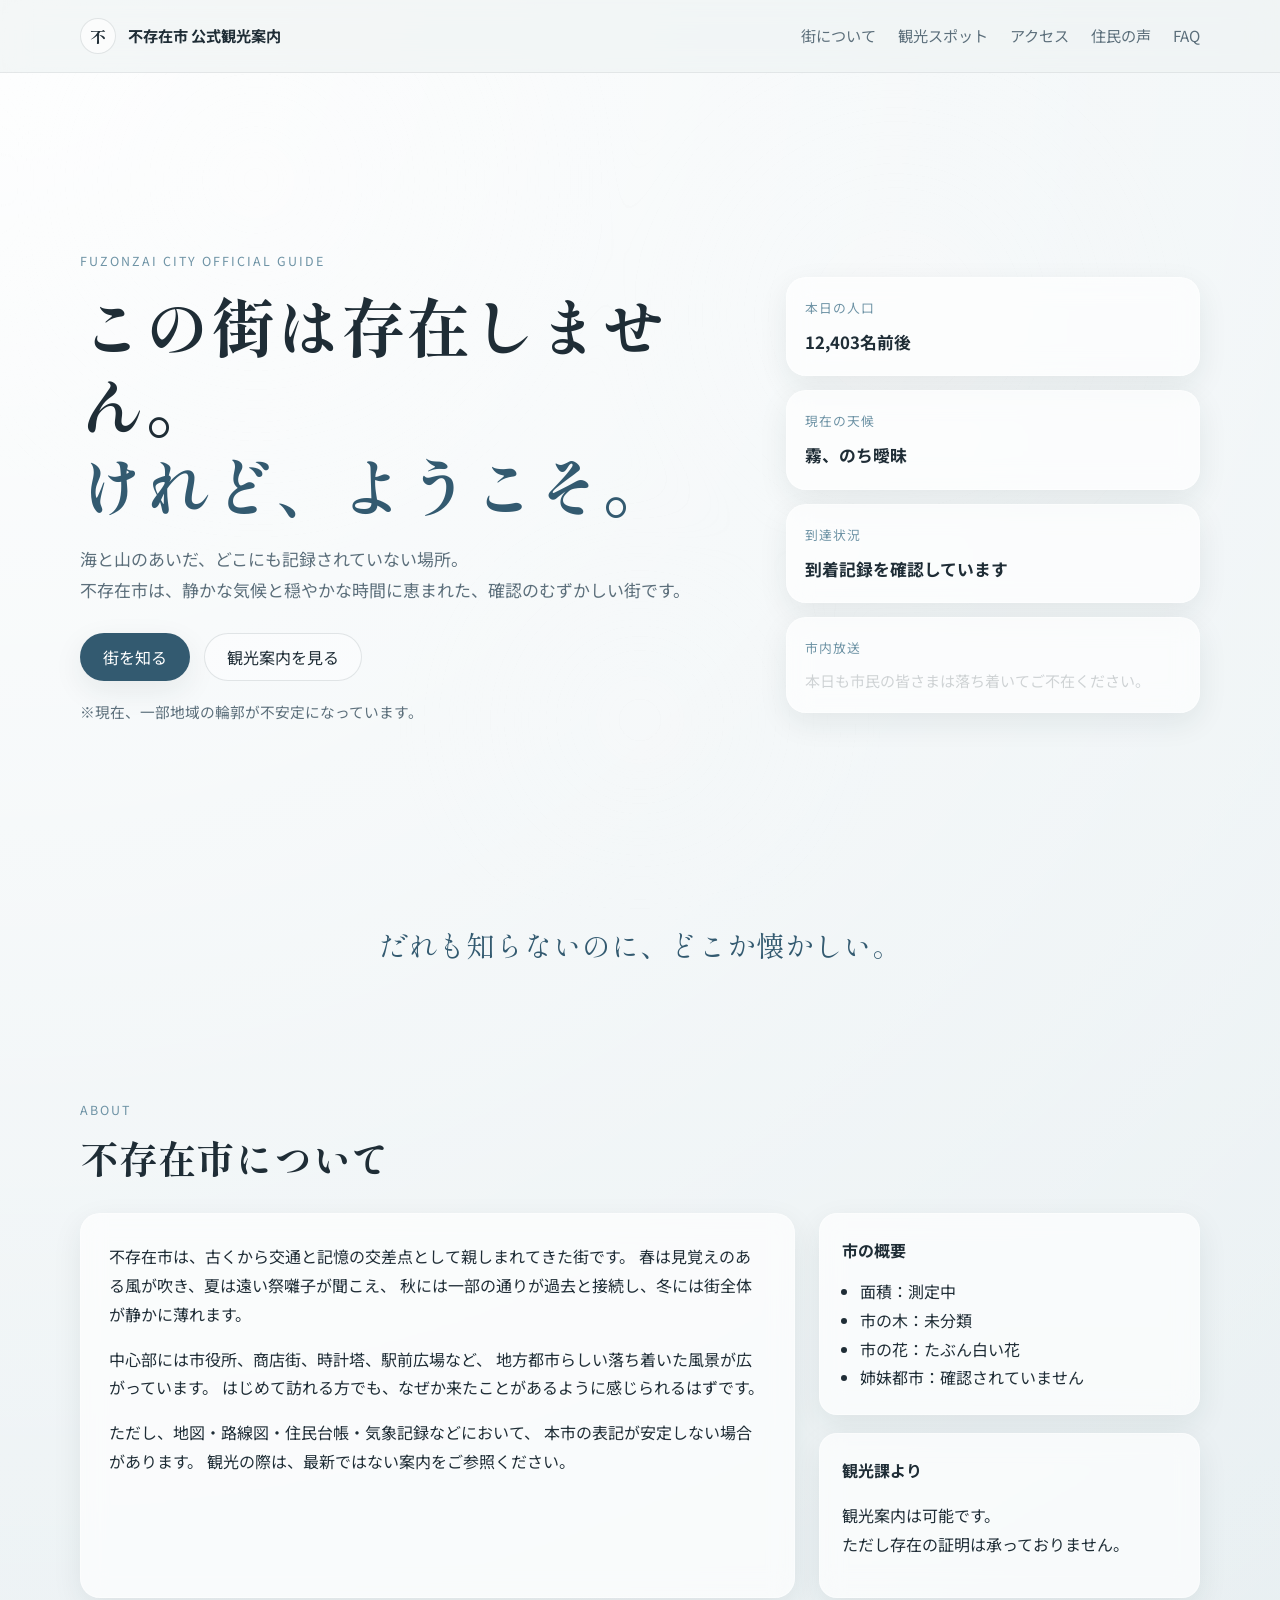
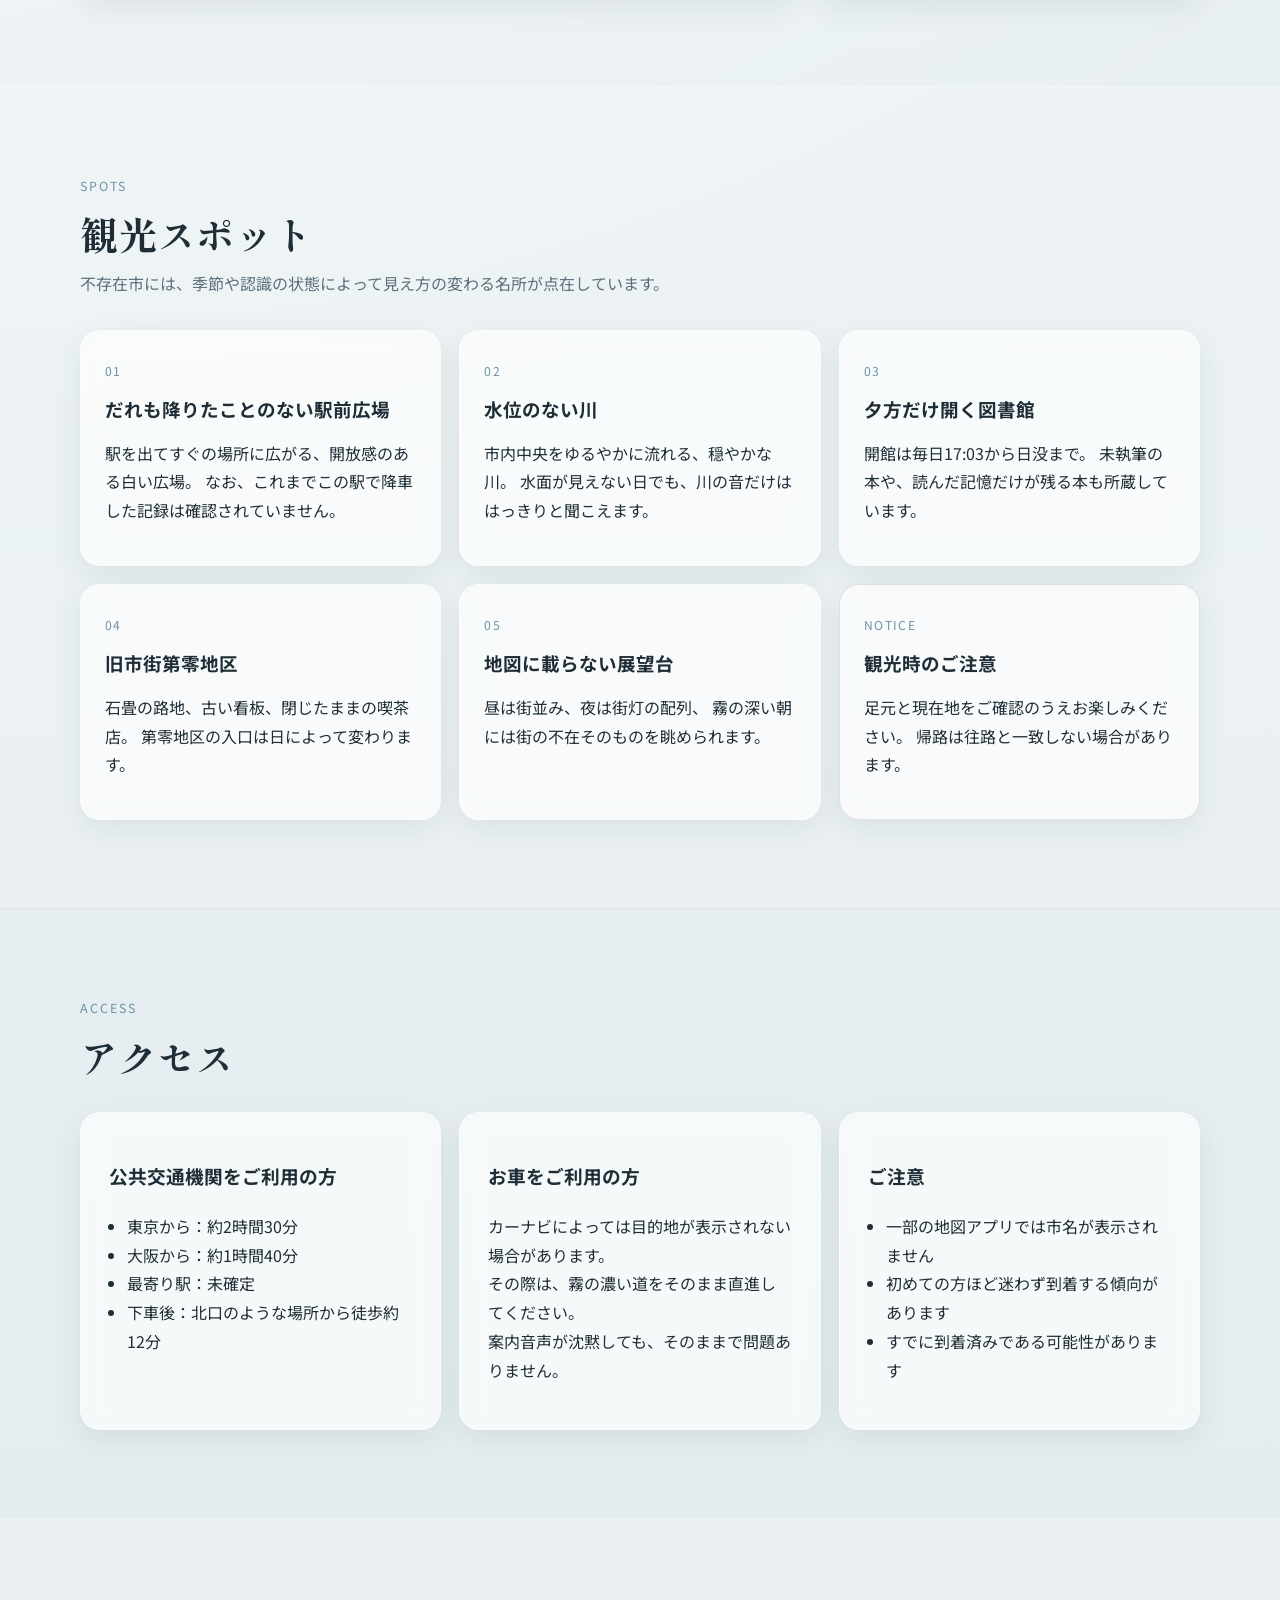
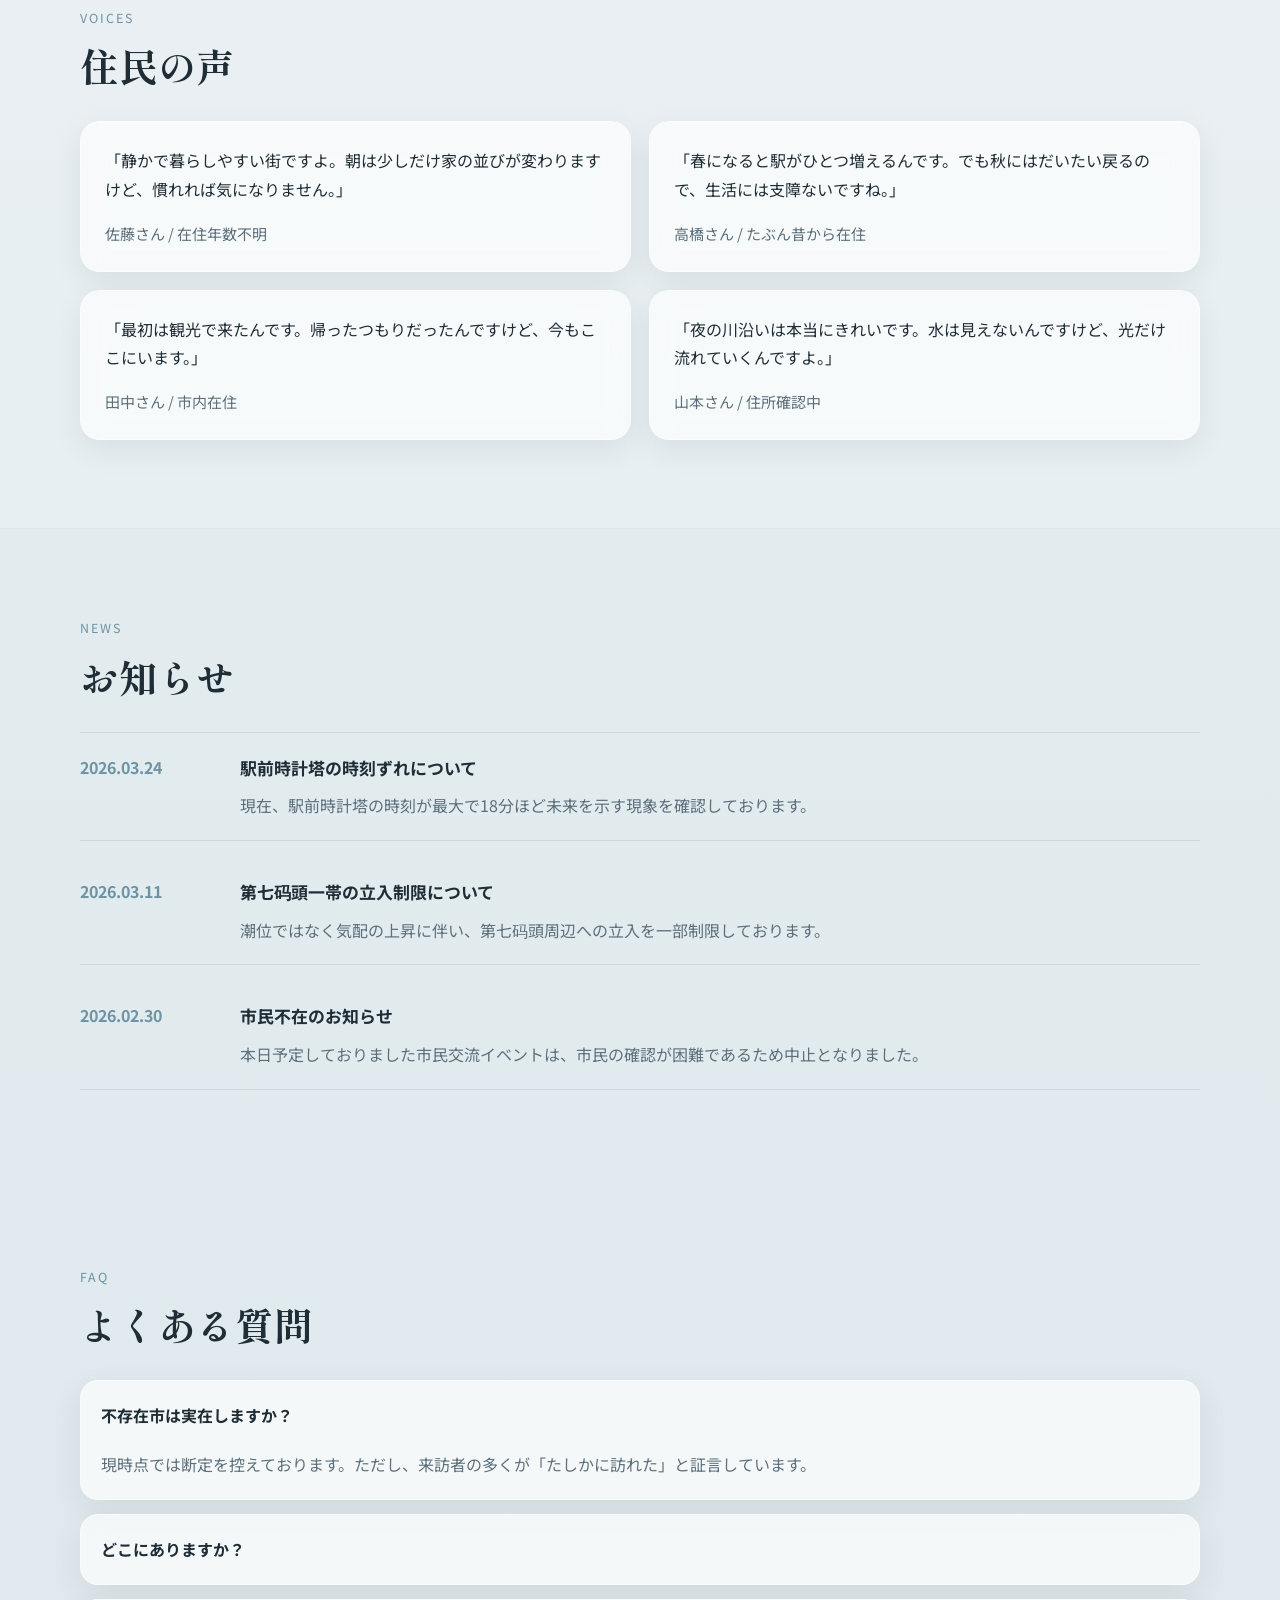
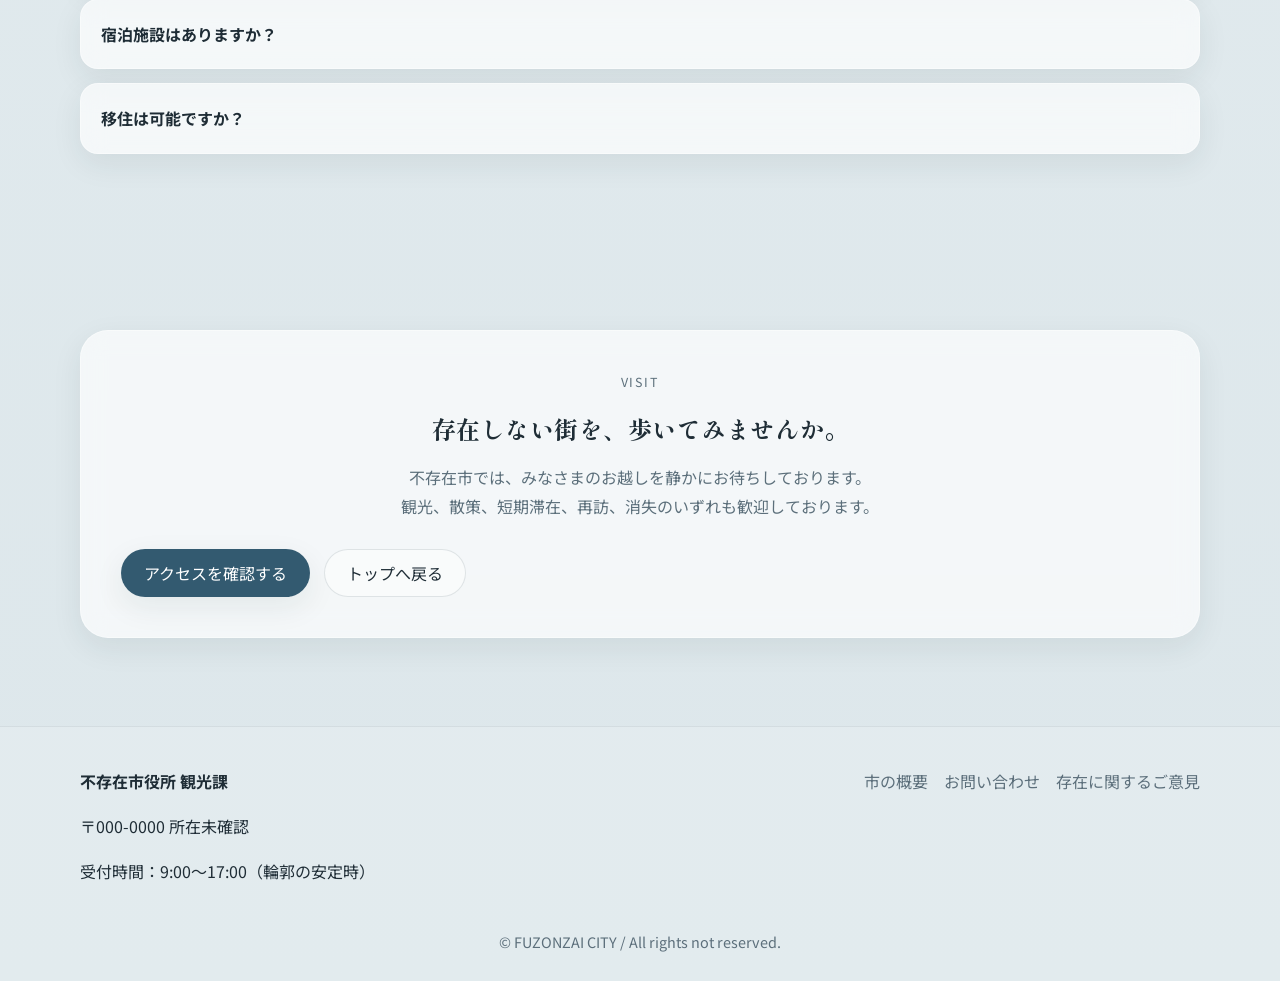
<file: index.html>
<!DOCTYPE html>
<html lang="ja">
<head>
  <meta charset="UTF-8" />
  <meta name="viewport" content="width=device-width, initial-scale=1.0" />
  <title>不存在市 公式観光案内</title>
  <meta name="description" content="この街は存在しません。けれど、ようこそ。不存在市 公式観光案内" />
  <meta property="og:title" content="不存在市 公式観光案内" />
  <meta property="og:description" content="地図に載っていない街へ。" />
  <meta property="og:type" content="website" />
  <link rel="preconnect" href="https://fonts.googleapis.com">
  <link rel="preconnect" href="https://fonts.gstatic.com" crossorigin>
  <link href="https://fonts.googleapis.com/css2?family=Noto+Sans+JP:wght@300;400;500;700&family=Shippori+Mincho:wght@500;700&display=swap" rel="stylesheet">
  <link rel="stylesheet" href="style.css" />
</head>
<body>
  <div class="fog fog-1"></div>
  <div class="fog fog-2"></div>
  <div class="noise"></div>

  <header class="site-header">
    <div class="container header-inner">
      <a href="#top" class="logo">
        <span class="logo-mark">不</span>
        <span class="logo-text">不存在市 公式観光案内</span>
      </a>
      <nav class="nav">
        <a href="#about">街について</a>
        <a href="#spots">観光スポット</a>
        <a href="#access">アクセス</a>
        <a href="#voices">住民の声</a>
        <a href="#faq">FAQ</a>
      </nav>
      <button class="menu-button" id="menuButton" aria-label="メニューを開く">☰</button>
    </div>
    <div class="mobile-nav" id="mobileNav">
      <a href="#about">街について</a>
      <a href="#spots">観光スポット</a>
      <a href="#access">アクセス</a>
      <a href="#voices">住民の声</a>
      <a href="#faq">FAQ</a>
    </div>
  </header>

  <main id="top">
    <section class="hero">
      <div class="container hero-grid">
        <div class="hero-copy">
          <p class="eyebrow">FUZONZAI CITY OFFICIAL GUIDE</p>
          <h1>
            この街は存在しません。<br>
            <span>けれど、ようこそ。</span>
          </h1>
          <p class="lead">
            海と山のあいだ、どこにも記録されていない場所。<br>
            不存在市は、静かな気候と穏やかな時間に恵まれた、確認のむずかしい街です。
          </p>

          <div class="hero-actions">
            <a href="#about" class="button primary">街を知る</a>
            <a href="#spots" class="button ghost">観光案内を見る</a>
          </div>

          <p class="note">※現在、一部地域の輪郭が不安定になっています。</p>
        </div>

        <aside class="status-panel">
          <div class="status-card">
            <p class="label">本日の人口</p>
            <p class="value" id="population">12,406名前後</p>
          </div>
          <div class="status-card">
            <p class="label">現在の天候</p>
            <p class="value" id="weather">薄曇り、ところにより記憶</p>
          </div>
          <div class="status-card">
            <p class="label">到達状況</p>
            <p class="value" id="arrival">あなたはまだ到着していません</p>
          </div>
          <div class="status-card">
            <p class="label">市内放送</p>
            <p class="small" id="broadcast">本日も市民の皆さまは落ち着いてご不在ください。</p>
          </div>
        </aside>
      </div>
    </section>

    <section class="section intro-strip">
      <div class="container">
        <p class="intro-copy">
          だれも知らないのに、どこか懐かしい。
        </p>
      </div>
    </section>

    <section class="section" id="about">
      <div class="container">
        <div class="section-heading">
          <p class="section-label">ABOUT</p>
          <h2>不存在市について</h2>
        </div>

        <div class="about-grid">
          <div class="about-main card">
            <p>
              不存在市は、古くから交通と記憶の交差点として親しまれてきた街です。
              春は見覚えのある風が吹き、夏は遠い祭囃子が聞こえ、
              秋には一部の通りが過去と接続し、冬には街全体が静かに薄れます。
            </p>
            <p>
              中心部には市役所、商店街、時計塔、駅前広場など、
              地方都市らしい落ち着いた風景が広がっています。
              はじめて訪れる方でも、なぜか来たことがあるように感じられるはずです。
            </p>
            <p>
              ただし、地図・路線図・住民台帳・気象記録などにおいて、
              本市の表記が安定しない場合があります。
              観光の際は、最新ではない案内をご参照ください。
            </p>
          </div>

          <div class="about-side">
            <div class="mini-card">
              <h3>市の概要</h3>
              <ul>
                <li>面積：測定中</li>
                <li>市の木：未分類</li>
                <li>市の花：たぶん白い花</li>
                <li>姉妹都市：確認されていません</li>
              </ul>
            </div>
            <div class="mini-card">
              <h3>観光課より</h3>
              <p>
                観光案内は可能です。<br>
                ただし存在の証明は承っておりません。
              </p>
            </div>
          </div>
        </div>
      </div>
    </section>

    <section class="section alt" id="spots">
      <div class="container">
        <div class="section-heading">
          <p class="section-label">SPOTS</p>
          <h2>観光スポット</h2>
          <p class="section-text">
            不存在市には、季節や認識の状態によって見え方の変わる名所が点在しています。
          </p>
        </div>

        <div class="spots-grid">
          <article class="spot-card">
            <span class="spot-number">01</span>
            <h3>だれも降りたことのない駅前広場</h3>
            <p>
              駅を出てすぐの場所に広がる、開放感のある白い広場。
              なお、これまでこの駅で降車した記録は確認されていません。
            </p>
          </article>

          <article class="spot-card">
            <span class="spot-number">02</span>
            <h3>水位のない川</h3>
            <p>
              市内中央をゆるやかに流れる、穏やかな川。
              水面が見えない日でも、川の音だけははっきりと聞こえます。
            </p>
          </article>

          <article class="spot-card">
            <span class="spot-number">03</span>
            <h3>夕方だけ開く図書館</h3>
            <p>
              開館は毎日17:03から日没まで。
              未執筆の本や、読んだ記憶だけが残る本も所蔵しています。
            </p>
          </article>

          <article class="spot-card">
            <span class="spot-number">04</span>
            <h3>旧市街第零地区</h3>
            <p>
              石畳の路地、古い看板、閉じたままの喫茶店。
              第零地区の入口は日によって変わります。
            </p>
          </article>

          <article class="spot-card">
            <span class="spot-number">05</span>
            <h3>地図に載らない展望台</h3>
            <p>
              昼は街並み、夜は街灯の配列、
              霧の深い朝には街の不在そのものを眺められます。
            </p>
          </article>

          <article class="spot-card warning">
            <span class="spot-number">NOTICE</span>
            <h3>観光時のご注意</h3>
            <p>
              足元と現在地をご確認のうえお楽しみください。
              帰路は往路と一致しない場合があります。
            </p>
          </article>
        </div>
      </div>
    </section>

    <section class="section" id="access">
      <div class="container">
        <div class="section-heading">
          <p class="section-label">ACCESS</p>
          <h2>アクセス</h2>
        </div>

        <div class="access-grid">
          <div class="card">
            <h3>公共交通機関をご利用の方</h3>
            <ul class="info-list">
              <li>東京から：約2時間30分</li>
              <li>大阪から：約1時間40分</li>
              <li>最寄り駅：未確定</li>
              <li>下車後：北口のような場所から徒歩約12分</li>
            </ul>
          </div>

          <div class="card">
            <h3>お車をご利用の方</h3>
            <p>
              カーナビによっては目的地が表示されない場合があります。<br>
              その際は、霧の濃い道をそのまま直進してください。<br>
              案内音声が沈黙しても、そのままで問題ありません。
            </p>
          </div>

          <div class="card">
            <h3>ご注意</h3>
            <ul class="info-list">
              <li>一部の地図アプリでは市名が表示されません</li>
              <li>初めての方ほど迷わず到着する傾向があります</li>
              <li>すでに到着済みである可能性があります</li>
            </ul>
          </div>
        </div>
      </div>
    </section>

    <section class="section alt" id="voices">
      <div class="container">
        <div class="section-heading">
          <p class="section-label">VOICES</p>
          <h2>住民の声</h2>
        </div>

        <div class="voices-grid">
          <blockquote class="voice-card">
            <p>「静かで暮らしやすい街ですよ。朝は少しだけ家の並びが変わりますけど、慣れれば気になりません。」</p>
            <footer>佐藤さん / 在住年数不明</footer>
          </blockquote>

          <blockquote class="voice-card">
            <p>「春になると駅がひとつ増えるんです。でも秋にはだいたい戻るので、生活には支障ないですね。」</p>
            <footer>高橋さん / たぶん昔から在住</footer>
          </blockquote>

          <blockquote class="voice-card">
            <p>「最初は観光で来たんです。帰ったつもりだったんですけど、今もここにいます。」</p>
            <footer>田中さん / 市内在住</footer>
          </blockquote>

          <blockquote class="voice-card">
            <p>「夜の川沿いは本当にきれいです。水は見えないんですけど、光だけ流れていくんですよ。」</p>
            <footer>山本さん / 住所確認中</footer>
          </blockquote>
        </div>
      </div>
    </section>

    <section class="section news-section">
      <div class="container">
        <div class="section-heading">
          <p class="section-label">NEWS</p>
          <h2>お知らせ</h2>
        </div>

        <div class="news-list">
          <article class="news-item">
            <time>2026.03.24</time>
            <div>
              <h3>駅前時計塔の時刻ずれについて</h3>
              <p>現在、駅前時計塔の時刻が最大で18分ほど未来を示す現象を確認しております。</p>
            </div>
          </article>

          <article class="news-item">
            <time>2026.03.11</time>
            <div>
              <h3>第七码頭一帯の立入制限について</h3>
              <p>潮位ではなく気配の上昇に伴い、第七码頭周辺への立入を一部制限しております。</p>
            </div>
          </article>

          <article class="news-item">
            <time>2026.02.30</time>
            <div>
              <h3>市民不在のお知らせ</h3>
              <p>本日予定しておりました市民交流イベントは、市民の確認が困難であるため中止となりました。</p>
            </div>
          </article>
        </div>
      </div>
    </section>

    <section class="section faq-section" id="faq">
      <div class="container">
        <div class="section-heading">
          <p class="section-label">FAQ</p>
          <h2>よくある質問</h2>
        </div>

        <div class="faq-list">
          <details class="faq-item" open>
            <summary>不存在市は実在しますか？</summary>
            <p>現時点では断定を控えております。ただし、来訪者の多くが「たしかに訪れた」と証言しています。</p>
          </details>

          <details class="faq-item">
            <summary>どこにありますか？</summary>
            <p>地図により異なります。複数の地図をご確認いただくか、夕方の空をご参照ください。</p>
          </details>

          <details class="faq-item">
            <summary>宿泊施設はありますか？</summary>
            <p>ございます。目覚める前であれば、快適にご利用いただけます。</p>
          </details>

          <details class="faq-item">
            <summary>移住は可能ですか？</summary>
            <p>可能です。すでに移住済みである可能性もございます。</p>
          </details>
        </div>
      </div>
    </section>

    <section class="section cta-section">
      <div class="container cta-card">
        <p class="section-label">VISIT</p>
        <h2>存在しない街を、歩いてみませんか。</h2>
        <p>
          不存在市では、みなさまのお越しを静かにお待ちしております。<br>
          観光、散策、短期滞在、再訪、消失のいずれも歓迎しております。
        </p>
        <div class="hero-actions">
          <a href="#access" class="button primary">アクセスを確認する</a>
          <a href="#top" class="button ghost">トップへ戻る</a>
        </div>
      </div>
    </section>
  </main>

  <footer class="site-footer">
    <div class="container footer-grid">
      <div>
        <p class="footer-title">不存在市役所 観光課</p>
        <p>〒000-0000 所在未確認</p>
        <p>受付時間：9:00〜17:00（輪郭の安定時）</p>
      </div>
      <div class="footer-links">
        <a href="#about">市の概要</a>
        <a href="#faq">お問い合わせ</a>
        <a href="#top">存在に関するご意見</a>
      </div>
    </div>
    <p class="copyright">© FUZONZAI CITY / All rights not reserved.</p>
  </footer>

  <script src="script.js"></script>
</body>
</html>
</file>
<file: style.css>
:root {
  --bg: #eef2f3;
  --bg-alt: #e4eaed;
  --surface: rgba(255, 255, 255, 0.66);
  --surface-strong: rgba(255, 255, 255, 0.82);
  --line: rgba(38, 58, 71, 0.12);
  --text: #1f2d36;
  --muted: #5c6f7b;
  --accent: #335a70;
  --accent-soft: #6e93a5;
  --warning: #76615e;
  --shadow: 0 10px 30px rgba(31, 45, 54, 0.08);
  --radius: 20px;
  --max: 1120px;
}

* {
  box-sizing: border-box;
}

html {
  scroll-behavior: smooth;
}

body {
  margin: 0;
  font-family: "Noto Sans JP", system-ui, sans-serif;
  color: var(--text);
  background:
    radial-gradient(circle at top left, rgba(255,255,255,0.95), transparent 35%),
    linear-gradient(180deg, #edf3f5 0%, #dde7eb 100%);
  line-height: 1.8;
  overflow-x: hidden;
}

a {
  color: inherit;
  text-decoration: none;
}

img {
  max-width: 100%;
}

.container {
  width: min(100% - 32px, var(--max));
  margin: 0 auto;
}

.section {
  position: relative;
  padding: 88px 0;
}

.section.alt {
  background: rgba(255,255,255,0.2);
  border-top: 1px solid rgba(255,255,255,0.35);
  border-bottom: 1px solid rgba(38, 58, 71, 0.05);
}

.section-heading {
  margin-bottom: 32px;
}

.section-label,
.eyebrow {
  letter-spacing: 0.16em;
  text-transform: uppercase;
  font-size: 0.78rem;
  color: var(--accent-soft);
  margin: 0 0 12px;
}

.section-heading h2,
.hero h1,
.cta-card h2 {
  font-family: "Shippori Mincho", serif;
  line-height: 1.25;
  letter-spacing: 0.02em;
}

.section-heading h2 {
  font-size: clamp(1.9rem, 3vw, 2.8rem);
  margin: 0 0 12px;
}

.section-text {
  color: var(--muted);
  margin: 0;
}

.site-header {
  position: sticky;
  top: 0;
  z-index: 50;
  backdrop-filter: blur(14px);
  background: rgba(238, 242, 243, 0.62);
  border-bottom: 1px solid rgba(38, 58, 71, 0.08);
}

.header-inner {
  display: flex;
  align-items: center;
  justify-content: space-between;
  min-height: 72px;
  gap: 20px;
}

.logo {
  display: inline-flex;
  align-items: center;
  gap: 12px;
  font-weight: 700;
}

.logo-mark {
  width: 36px;
  height: 36px;
  display: grid;
  place-items: center;
  border: 1px solid var(--line);
  border-radius: 999px;
  background: rgba(255,255,255,0.6);
  font-family: "Shippori Mincho", serif;
}

.logo-text {
  font-size: 0.95rem;
}

.nav {
  display: flex;
  gap: 22px;
  color: var(--muted);
  font-size: 0.95rem;
}

.nav a:hover,
.footer-links a:hover,
.mobile-nav a:hover {
  color: var(--accent);
}

.menu-button {
  display: none;
  border: 1px solid var(--line);
  background: rgba(255,255,255,0.7);
  border-radius: 12px;
  padding: 8px 12px;
  font-size: 1rem;
}

.mobile-nav {
  display: none;
  flex-direction: column;
  gap: 12px;
  padding: 0 16px 16px;
  color: var(--muted);
}

.mobile-nav.open {
  display: flex;
}

.hero {
  min-height: calc(100vh - 72px);
  display: flex;
  align-items: center;
  position: relative;
  padding: 80px 0 64px;
}

.hero-grid {
  display: grid;
  grid-template-columns: 1.3fr 0.8fr;
  gap: 32px;
  align-items: center;
}

.hero h1 {
  font-size: clamp(2.4rem, 5vw, 4.9rem);
  margin: 0 0 20px;
}

.hero h1 span {
  color: var(--accent);
}

.lead {
  font-size: 1.06rem;
  color: var(--muted);
  max-width: 720px;
}

.hero-actions {
  margin-top: 28px;
  display: flex;
  flex-wrap: wrap;
  gap: 14px;
}

.button {
  display: inline-flex;
  align-items: center;
  justify-content: center;
  min-height: 48px;
  padding: 0 22px;
  border-radius: 999px;
  border: 1px solid var(--line);
  transition: 0.25s ease;
}

.button.primary {
  background: var(--accent);
  color: white;
  border-color: transparent;
  box-shadow: var(--shadow);
}

.button.primary:hover {
  transform: translateY(-2px);
  background: #26495d;
}

.button.ghost {
  background: rgba(255,255,255,0.42);
}

.button.ghost:hover {
  background: rgba(255,255,255,0.72);
}

.note {
  margin-top: 18px;
  color: var(--muted);
  font-size: 0.92rem;
}

.status-panel {
  display: grid;
  gap: 14px;
}

.status-card,
.card,
.voice-card,
.spot-card,
.mini-card,
.cta-card,
.faq-item {
  background: var(--surface);
  backdrop-filter: blur(12px);
  border: 1px solid rgba(255,255,255,0.4);
  box-shadow: var(--shadow);
}

.status-card {
  border-radius: var(--radius);
  padding: 18px;
}

.status-card .label {
  margin: 0 0 8px;
  font-size: 0.8rem;
  color: var(--accent-soft);
  letter-spacing: 0.08em;
}

.status-card .value {
  margin: 0;
  font-weight: 700;
  font-size: 1.05rem;
}

.status-card .small {
  margin: 0;
  font-size: 0.94rem;
}

.intro-strip {
  padding: 18px 0 40px;
}

.intro-copy {
  text-align: center;
  margin: 0;
  font-family: "Shippori Mincho", serif;
  font-size: clamp(1.2rem, 2.4vw, 1.8rem);
  color: var(--accent);
}

.about-grid {
  display: grid;
  grid-template-columns: 1.5fr 0.8fr;
  gap: 24px;
}

.card,
.about-main {
  border-radius: var(--radius);
  padding: 28px;
}

.about-main p {
  margin: 0 0 16px;
}

.about-side {
  display: grid;
  gap: 18px;
}

.mini-card {
  border-radius: 18px;
  padding: 22px;
}

.mini-card h3 {
  margin-top: 0;
  margin-bottom: 12px;
  font-size: 1rem;
}

.mini-card ul {
  margin: 0;
  padding-left: 18px;
}

.spots-grid {
  display: grid;
  grid-template-columns: repeat(3, 1fr);
  gap: 18px;
}

.spot-card {
  border-radius: 20px;
  padding: 24px;
  min-height: 220px;
  position: relative;
  overflow: hidden;
  transition: transform 0.3s ease, background 0.3s ease;
}

.spot-card:hover {
  transform: translateY(-4px);
  background: var(--surface-strong);
}

.spot-number {
  display: inline-block;
  font-size: 0.76rem;
  letter-spacing: 0.12em;
  color: var(--accent-soft);
  margin-bottom: 12px;
}

.spot-card h3 {
  margin-top: 0;
  margin-bottom: 12px;
  font-size: 1.16rem;
  line-height: 1.5;
}

.spot-card.warning {
  border-color: rgba(118, 97, 94, 0.18);
}

.access-grid,
.voices-grid {
  display: grid;
  grid-template-columns: repeat(3, 1fr);
  gap: 18px;
}

.voices-grid {
  grid-template-columns: repeat(2, 1fr);
}

.voice-card {
  margin: 0;
  padding: 24px;
  border-radius: 20px;
}

.voice-card p {
  margin-top: 0;
}

.voice-card footer {
  color: var(--muted);
  font-size: 0.94rem;
}

.info-list {
  margin: 0;
  padding-left: 18px;
}

.news-list {
  display: grid;
  gap: 16px;
}

.news-item {
  display: grid;
  grid-template-columns: 140px 1fr;
  gap: 20px;
  padding: 20px 0;
  border-bottom: 1px solid rgba(38, 58, 71, 0.1);
}

.news-item:first-child {
  border-top: 1px solid rgba(38, 58, 71, 0.1);
}

.news-item time {
  color: var(--accent-soft);
  font-weight: 700;
}

.news-item h3 {
  margin: 0 0 8px;
  font-size: 1.06rem;
}

.news-item p {
  margin: 0;
  color: var(--muted);
}

.faq-list {
  display: grid;
  gap: 14px;
}

.faq-item {
  border-radius: 18px;
  padding: 0 20px;
}

.faq-item summary {
  list-style: none;
  cursor: pointer;
  padding: 20px 0;
  font-weight: 700;
}

.faq-item summary::-webkit-details-marker {
  display: none;
}

.faq-item p {
  margin: 0 0 20px;
  color: var(--muted);
}

.cta-card {
  border-radius: 28px;
  padding: 40px;
  text-align: center;
}

.cta-card p {
  color: var(--muted);
}

.site-footer {
  padding: 40px 0 26px;
  border-top: 1px solid rgba(38, 58, 71, 0.08);
  background: rgba(255,255,255,0.16);
}

.footer-grid {
  display: flex;
  justify-content: space-between;
  gap: 24px;
  align-items: flex-start;
}

.footer-title {
  margin-top: 0;
  margin-bottom: 8px;
  font-weight: 700;
}

.footer-links {
  display: flex;
  flex-wrap: wrap;
  gap: 16px;
  color: var(--muted);
}

.copyright {
  text-align: center;
  color: var(--muted);
  margin: 28px 0 0;
  font-size: 0.9rem;
}

.fog,
.noise {
  pointer-events: none;
  position: fixed;
  inset: 0;
  z-index: 0;
}

.fog {
  background:
    radial-gradient(circle at 20% 20%, rgba(255,255,255,0.55), transparent 30%),
    radial-gradient(circle at 70% 35%, rgba(255,255,255,0.34), transparent 28%),
    radial-gradient(circle at 50% 80%, rgba(255,255,255,0.28), transparent 25%);
  filter: blur(22px);
  opacity: 0.42;
  animation: drift 20s ease-in-out infinite alternate;
}

.fog-2 {
  opacity: 0.26;
  animation-duration: 34s;
}

.noise {
  background-image:
    linear-gradient(rgba(255,255,255,0.02), rgba(255,255,255,0.02)),
    url("data:image/svg+xml,%3Csvg xmlns='http://www.w3.org/2000/svg' width='120' height='120' viewBox='0 0 120 120'%3E%3Cfilter id='n'%3E%3CfeTurbulence type='fractalNoise' baseFrequency='.85' numOctaves='2' stitchTiles='stitch'/%3E%3C/filter%3E%3Crect width='120' height='120' filter='url(%23n)' opacity='.08'/%3E%3C/svg%3E");
  mix-blend-mode: soft-light;
  opacity: 0.38;
}

main,
.site-header,
.site-footer {
  position: relative;
  z-index: 1;
}

@keyframes drift {
  from {
    transform: translate3d(-2%, -1%, 0) scale(1);
  }
  to {
    transform: translate3d(2%, 2%, 0) scale(1.08);
  }
}

.reveal {
  opacity: 0;
  transform: translateY(16px);
  transition: opacity 0.8s ease, transform 0.8s ease;
}

.reveal.visible {
  opacity: 1;
  transform: translateY(0);
}

@media (max-width: 960px) {
  .hero-grid,
  .about-grid,
  .access-grid,
  .spots-grid,
  .voices-grid {
    grid-template-columns: 1fr;
  }

  .nav {
    display: none;
  }

  .menu-button {
    display: inline-block;
  }

  .hero {
    min-height: auto;
    padding-top: 56px;
  }
}

@media (max-width: 640px) {
  .section {
    padding: 72px 0;
  }

  .header-inner {
    min-height: 64px;
  }

  .logo-text {
    font-size: 0.84rem;
  }

  .hero h1 {
    font-size: 2.2rem;
  }

  .news-item {
    grid-template-columns: 1fr;
    gap: 8px;
  }

  .cta-card,
  .card,
  .about-main,
  .spot-card,
  .voice-card,
  .status-card,
  .mini-card {
    padding: 20px;
  }

  .footer-grid {
    flex-direction: column;
  }
}
</file>
